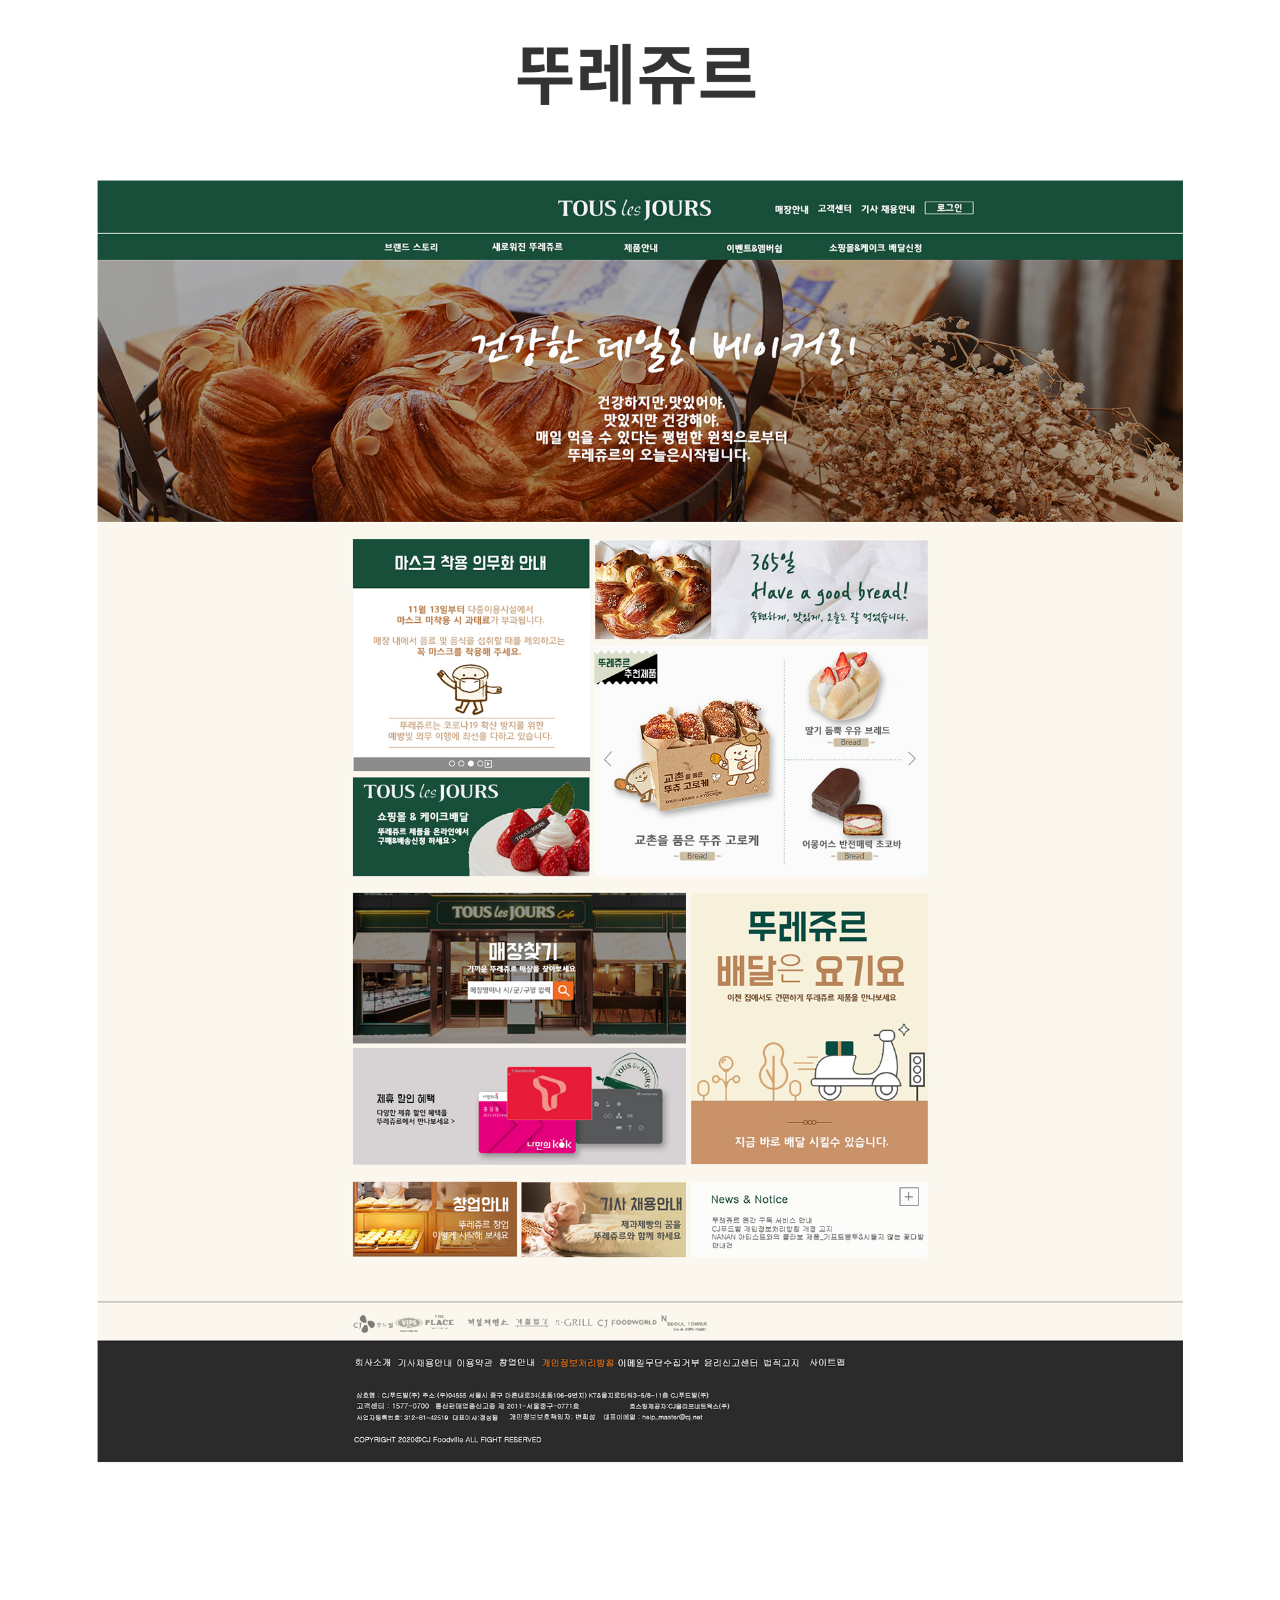
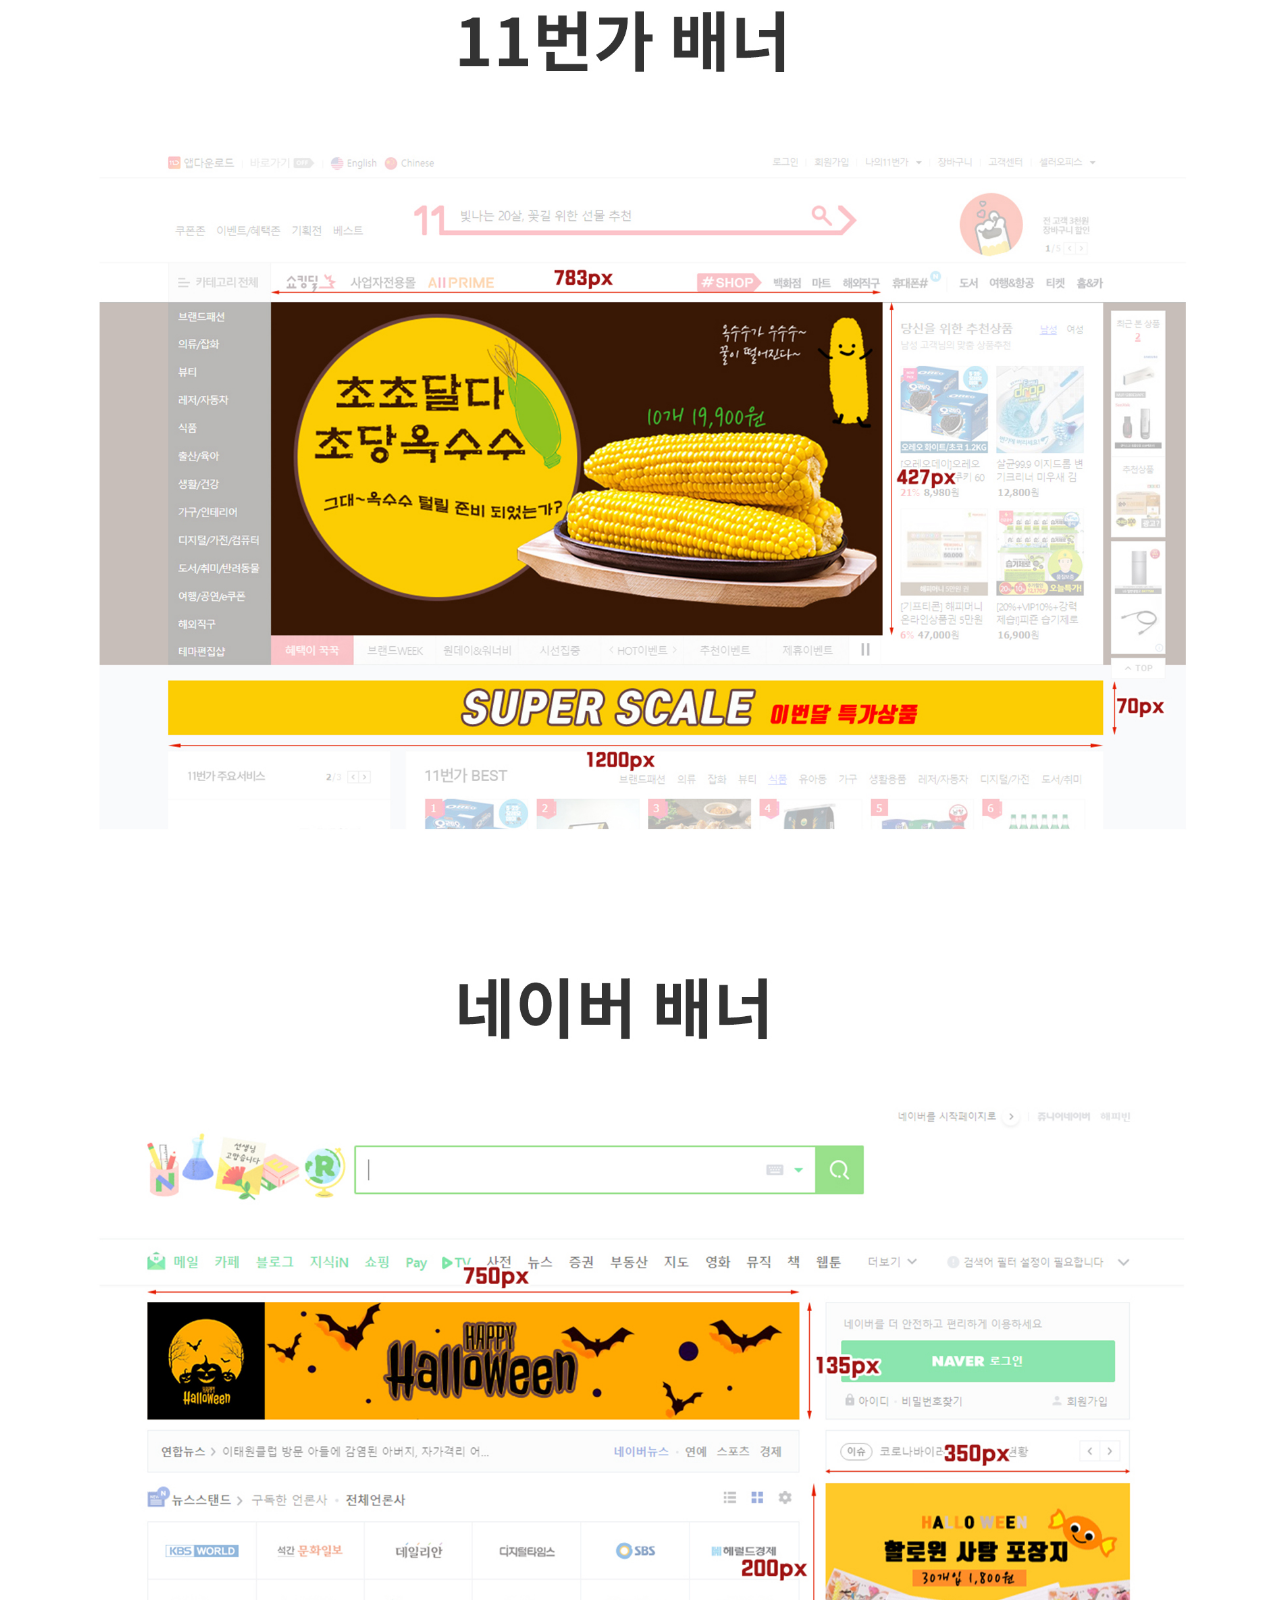
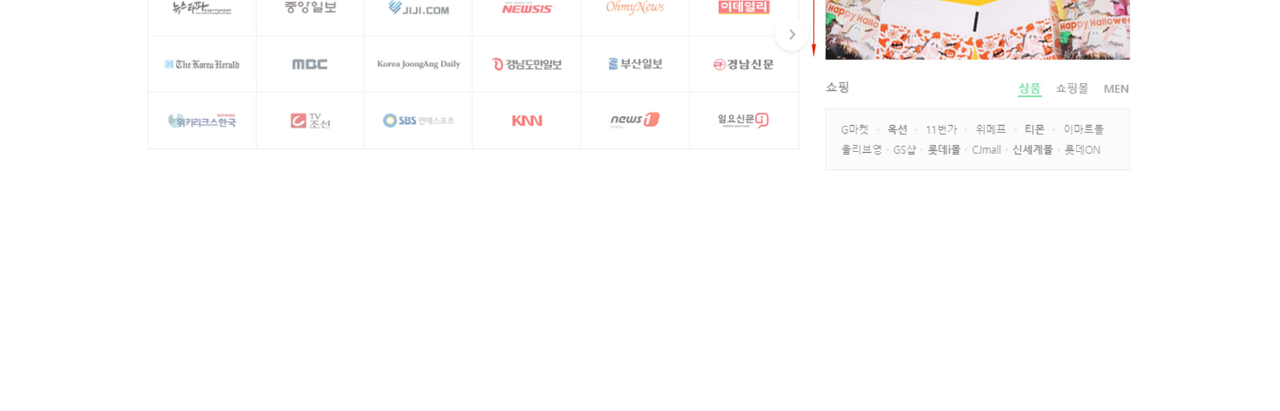
<file: con_tr/index.html>
<!DOCTYPE html>
<html lang="en">
<head>
  <meta charset="UTF-8">
  <meta http-equiv="X-UA-Compatible" content="IE=edge">
  <meta name="viewport" content="width=device-width, initial-scale=1.0">
  <title>Tous Les Jours</title>
  <style>
    img{
      width: 100%;
    }
  </style>
</head>
<body>
  <div id="wrap">
    <img src="img/TousLes.jpg" alt="이미지1">
  </div>
  
</body>
</html>
</file>
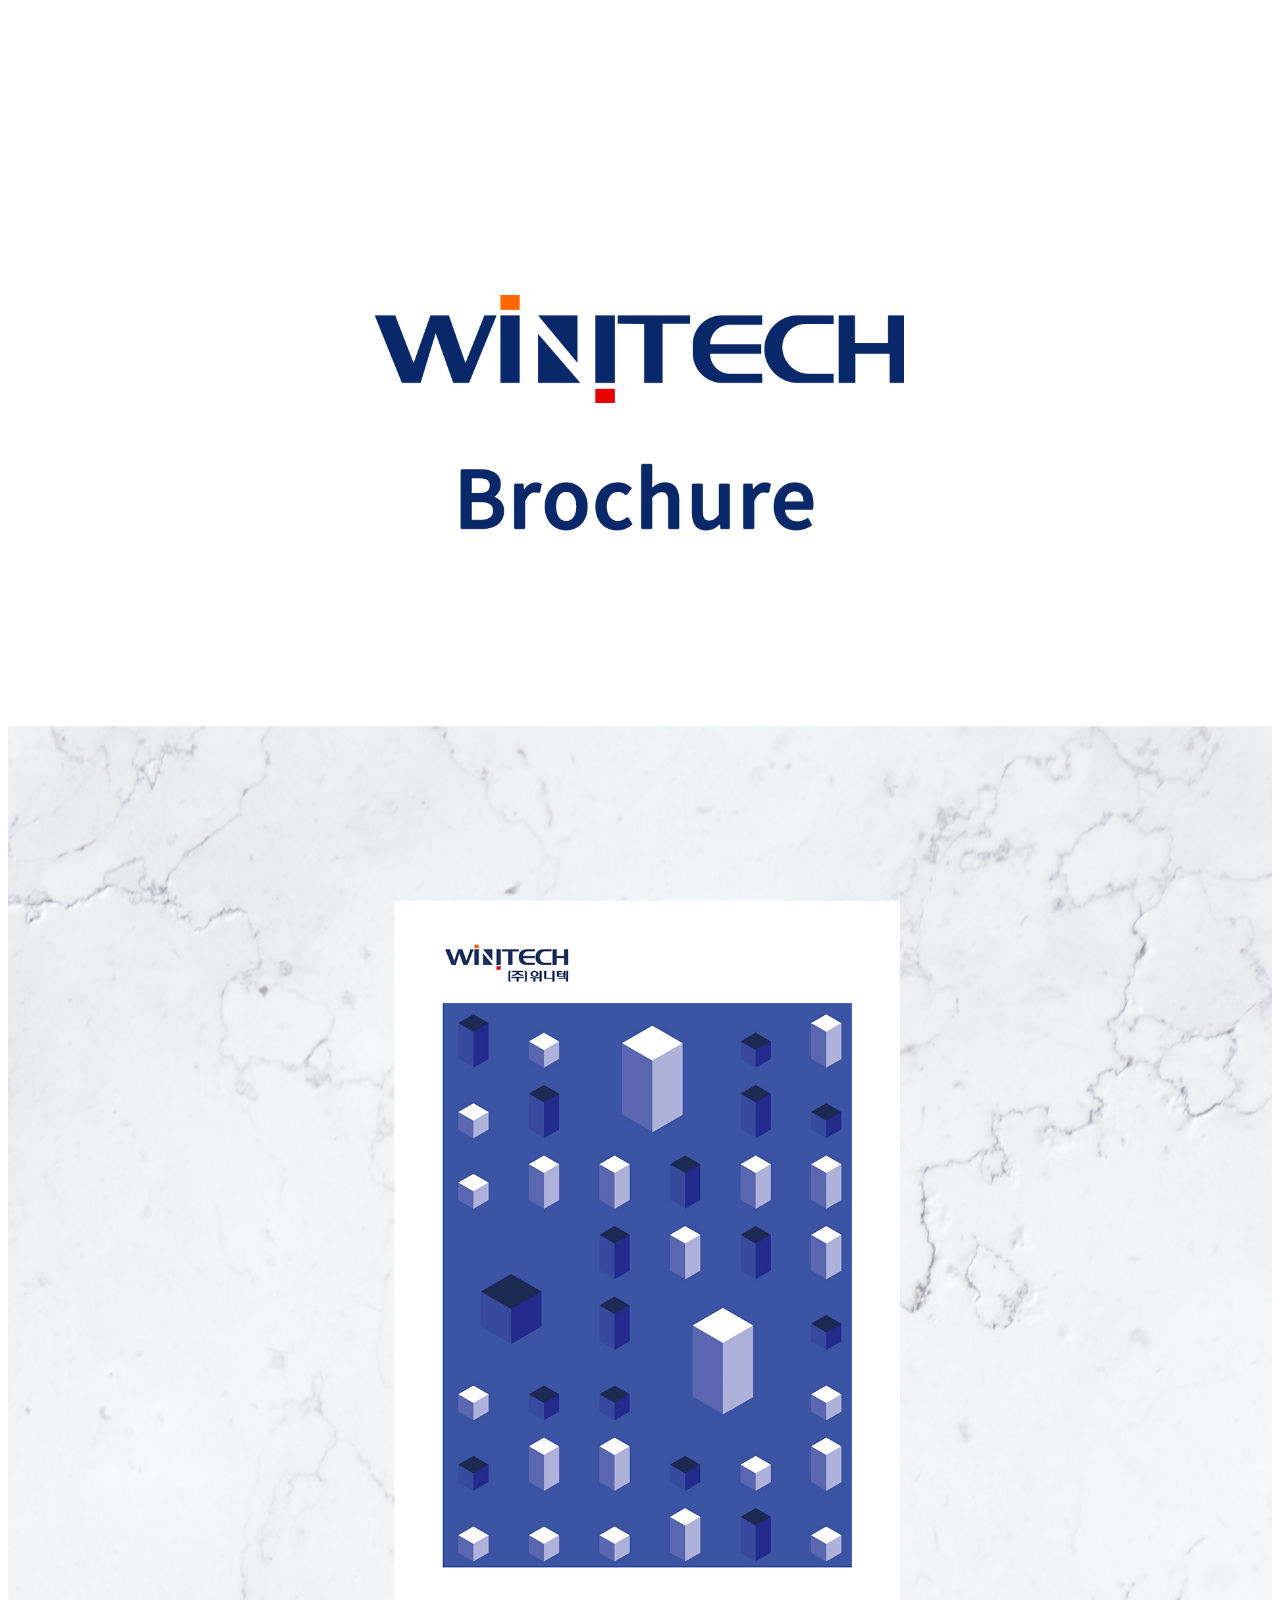
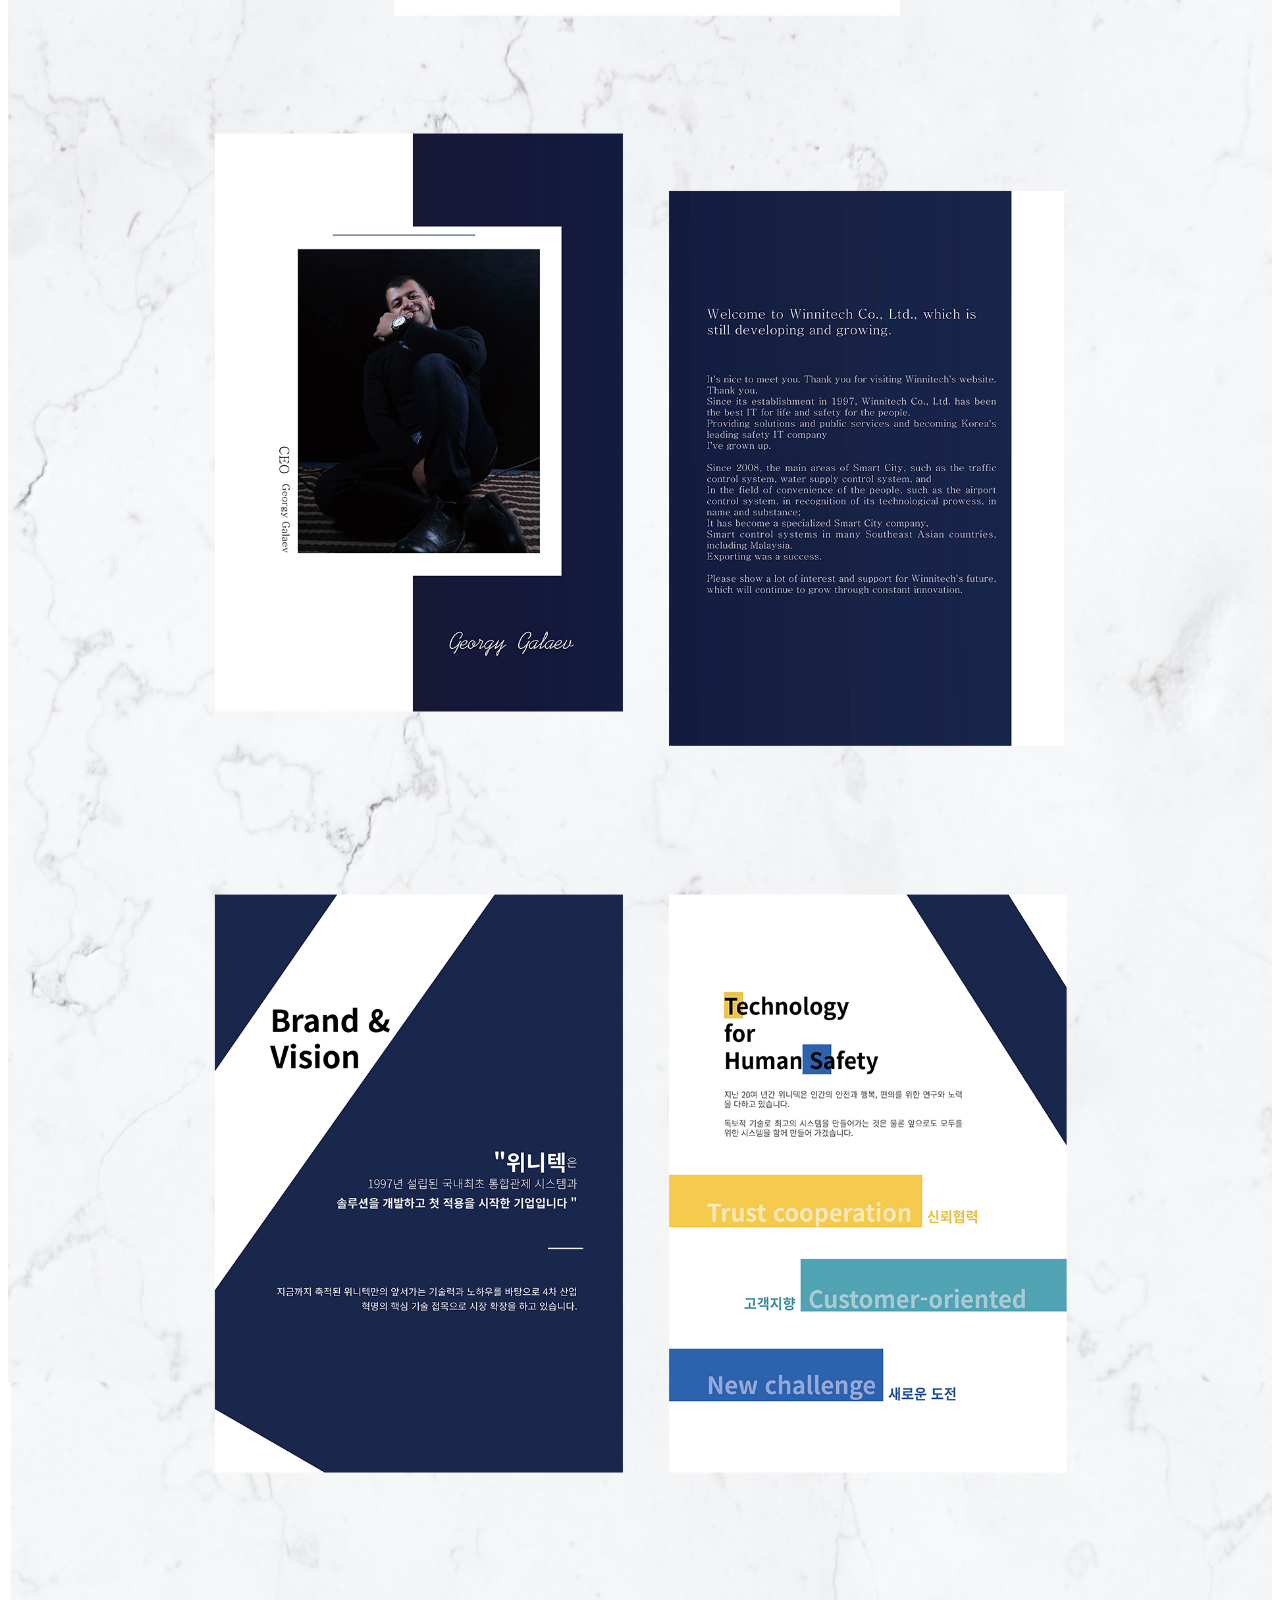
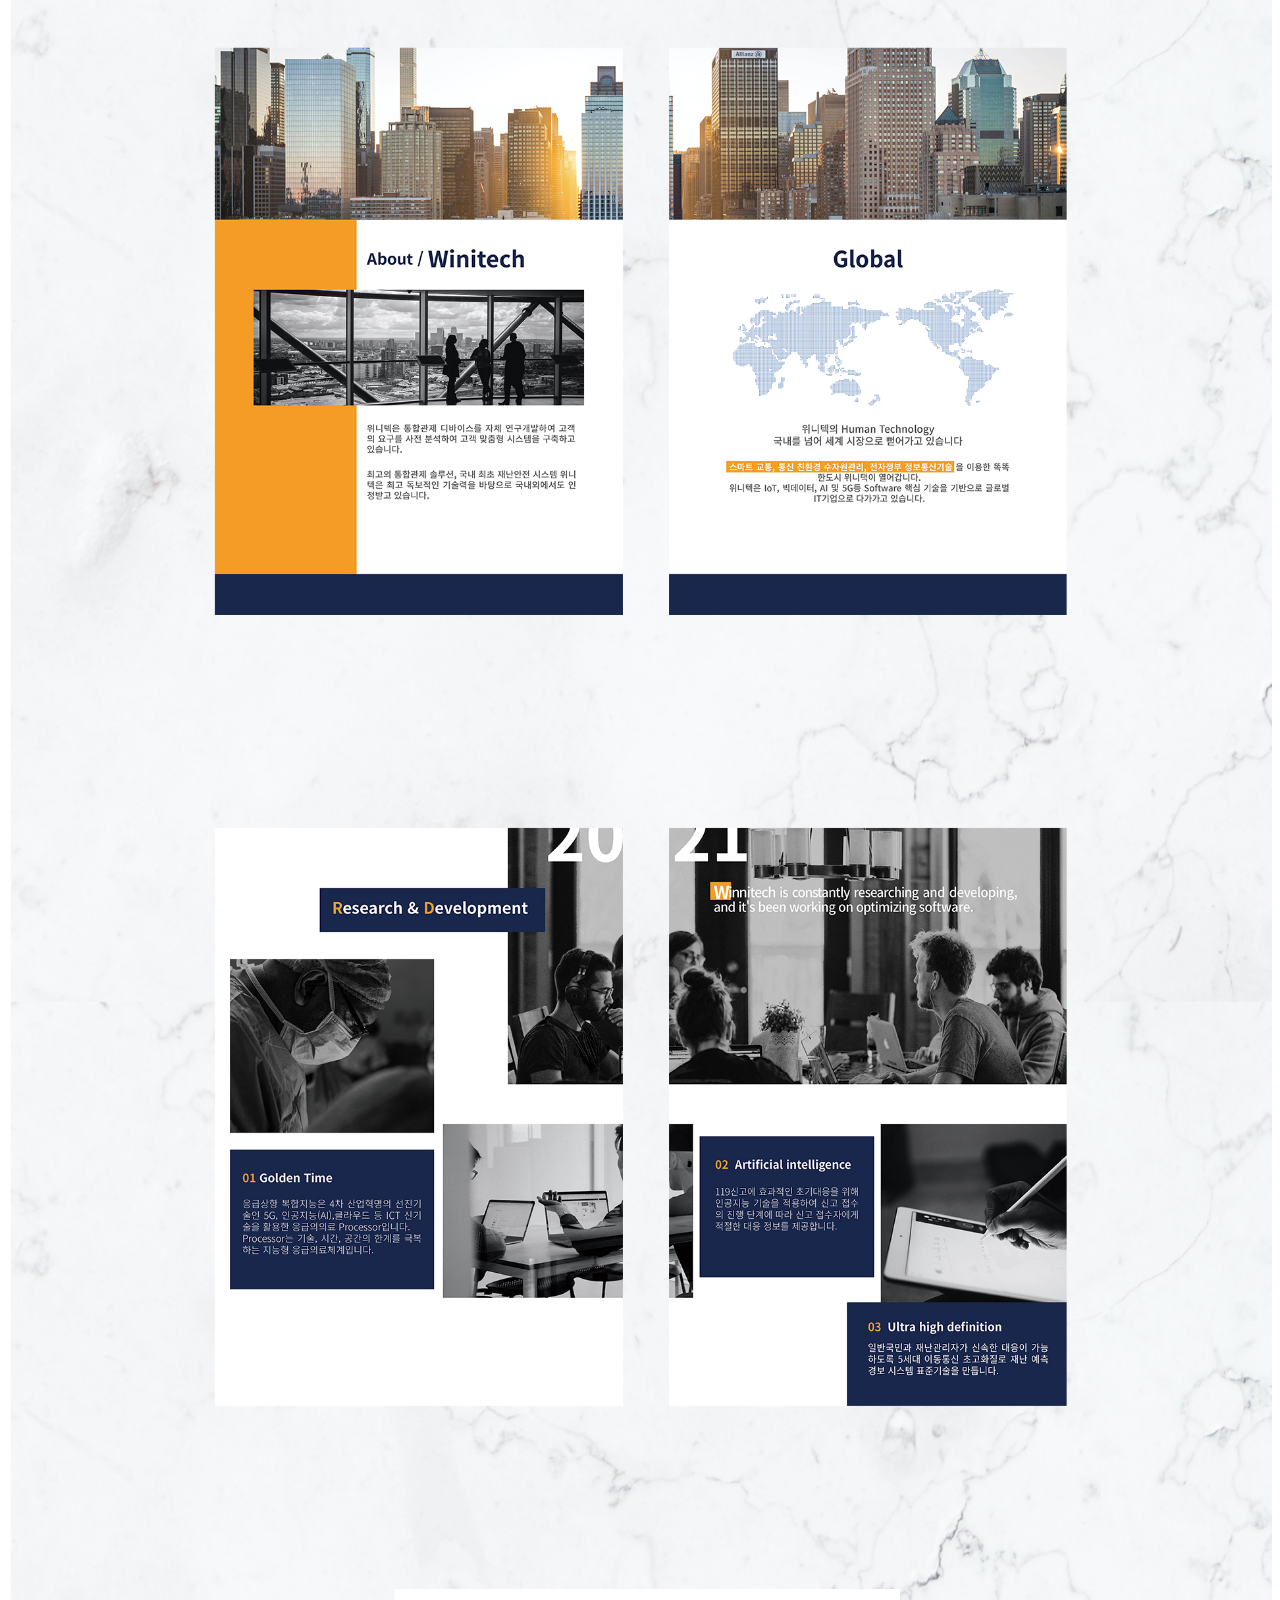
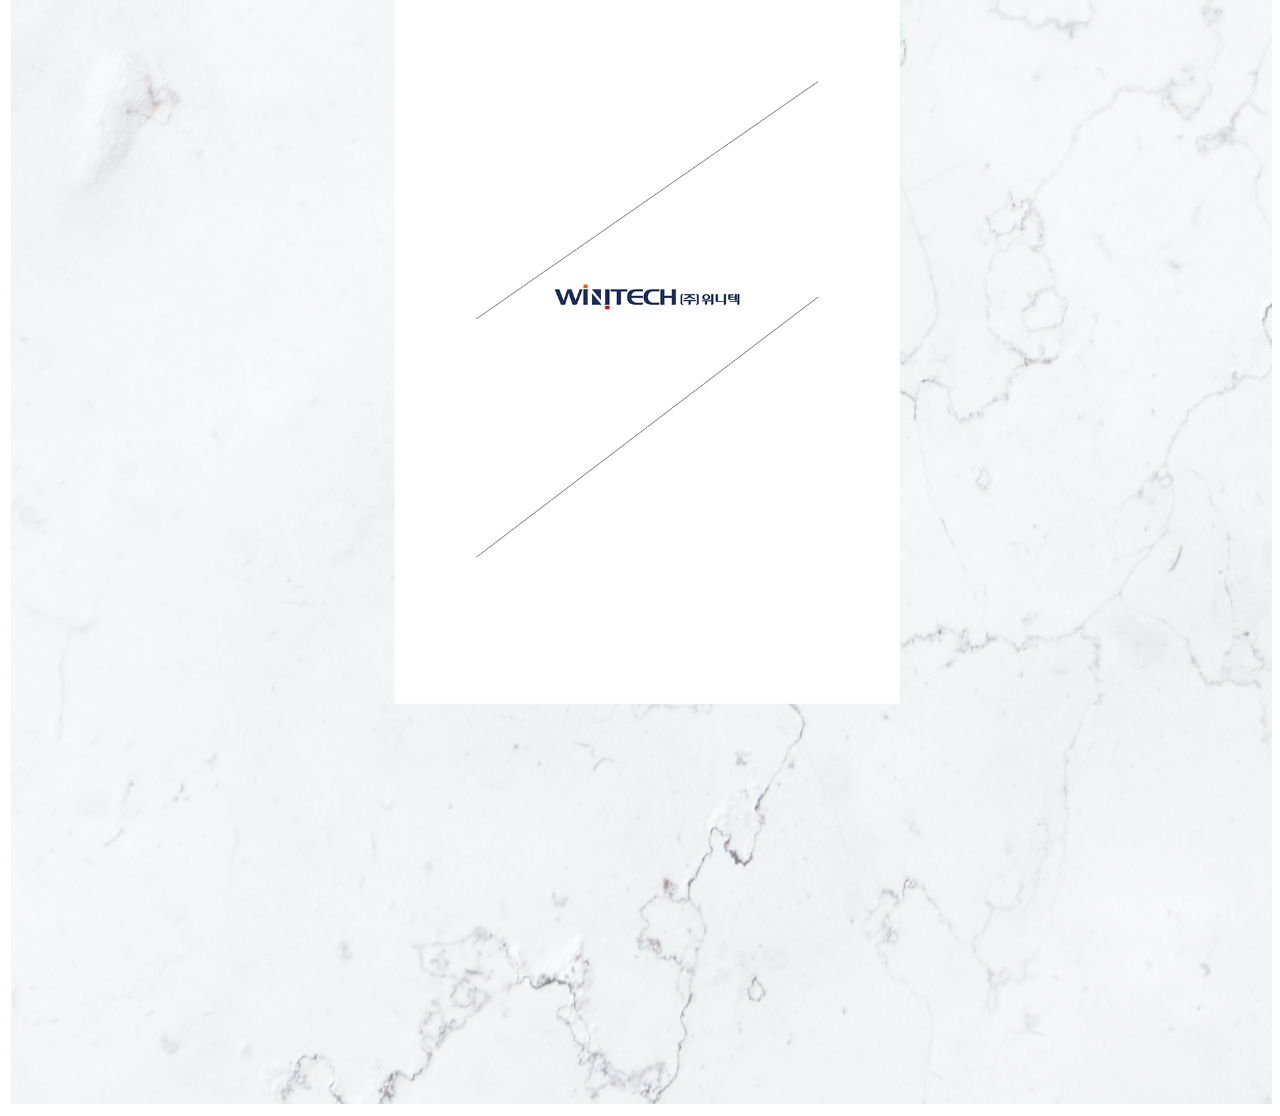
<file: cont_wintech/index.html>
<!DOCTYPE html>
<html lang="en">
<head>
  <meta charset="UTF-8">
  <meta http-equiv="X-UA-Compatible" content="IE=edge">
  <meta name="viewport" content="width=device-width, initial-scale=1.0">
  <title>Wintech</title>
  <style>
     img{
      width: 100%;
    }
  </style>
</head>
<body>
  <div id="wrap">
    <img src="img/brochure.jpg" alt="이미지1">
  </div>
  
</body>
</html>
</file>
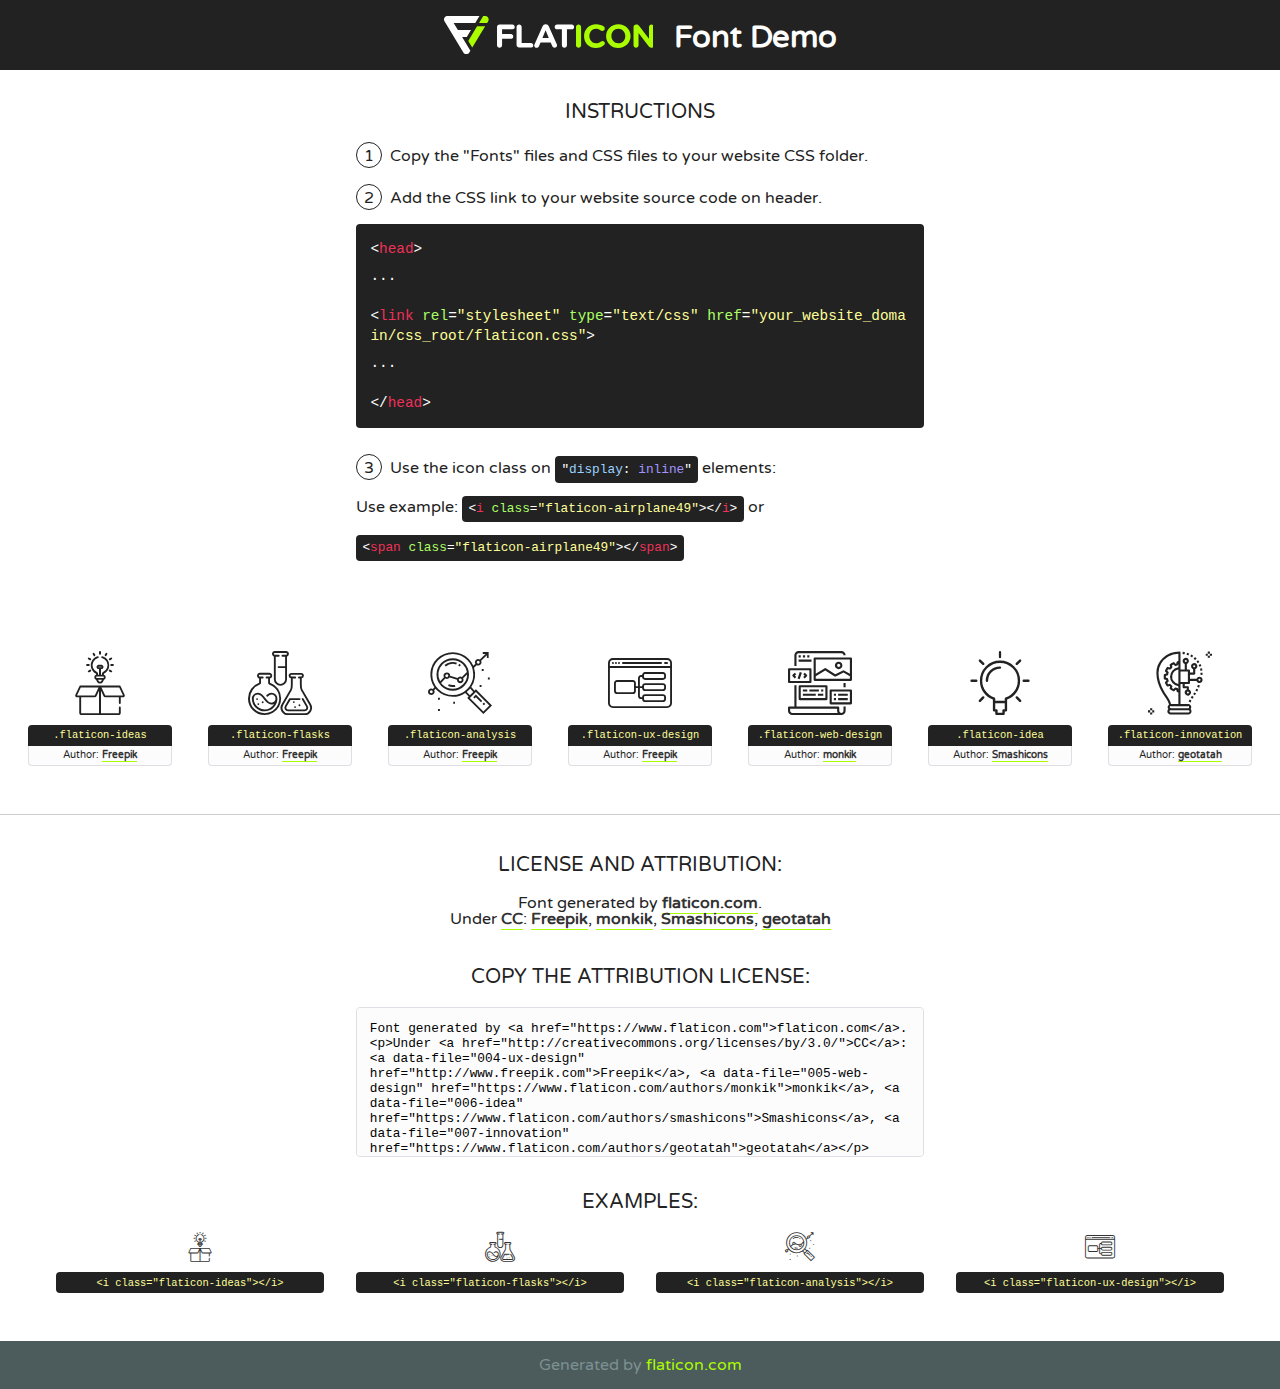
<file: fonts/flaticon/font/flaticon.html>
<!DOCTYPE html>
<!--
  Flaticon icon font: Flaticon
  Creation date: 20/03/2019 02:18
-->
<html>
<!DOCTYPE html>
<html>

<head>
    <title>Flaticon WebFont</title>
    <link href="http://fonts.googleapis.com/css?family=Varela+Round" rel="stylesheet" type="text/css" />
    <link rel="stylesheet" type="text/css" href="flaticon.css">
    <meta charset="UTF-8">
    <style>
    html, body, div, span, applet, object, iframe,
    h1, h2, h3, h4, h5, h6, p, blockquote, pre,
    a, abbr, acronym, address, big, cite, code,
    del, dfn, em, img, ins, kbd, q, s, samp,
    small, strike, strong, sub, sup, tt, var,
    b, u, i, center,
    dl, dt, dd, ol, ul, li,
    fieldset, form, label, legend,
    table, caption, tbody, tfoot, thead, tr, th, td,
    article, aside, canvas, details, embed, 
    figure, figcaption, footer, header, hgroup, 
    menu, nav, output, ruby, section, summary,
    time, mark, audio, video {
        margin: 0;
        padding: 0;
        border: 0;
        font-size: 100%;
        font: inherit;
        vertical-align: baseline;
    }
    /* HTML5 display-role reset for older browsers */
    article, aside, details, figcaption, figure, 
    footer, header, hgroup, menu, nav, section {
        display: block;
    }
    body {
        line-height: 1;
    }
    ol, ul {
        list-style: none;
    }
    blockquote, q {
        quotes: none;
    }
    blockquote:before, blockquote:after,
    q:before, q:after {
        content: '';
        content: none;
    }
    table {
        border-collapse: collapse;
        border-spacing: 0;
    }
    body {
        font-family: 'Varela Round', Helvetica, Arial, sans-serif;
        font-size: 16px;
        color: #222;
    }
    a {
        color: #333;
        border-bottom: 1px solid #a9fd00;
        font-weight: bold;
        text-decoration: none;
    }
    * {
        -moz-box-sizing: border-box;
        -webkit-box-sizing: border-box;
        box-sizing: border-box;
        margin: 0;
        padding: 0;
    }
    [class^="flaticon-"]:before, [class*=" flaticon-"]:before, [class^="flaticon-"]:after, [class*=" flaticon-"]:after {
        font-family: Flaticon;
        font-size: 30px;
        font-style: normal;
        margin-left: 20px;
        color: #333;
    }
    .wrapper {
        max-width: 600px;
        margin: auto;
        padding: 0 1em;
    }
    .title {
        font-size: 1.25em;
        text-align: center;
        margin-bottom: 1em;
        text-transform: uppercase;
    }
    header {
        text-align: center;
        background-color: #222;
        color: #fff;
        padding: 1em;
    }
    header .logo {
        width: 210px;
        height: 38px;
        display: inline-block;
        vertical-align: middle;
        margin-right: 1em;
        border: none;
    }
    header strong {
        font-size: 1.95em;
        font-weight: bold;
        vertical-align: middle;
        margin-top: 5px;
        display: inline-block;
    }
    .demo {
        margin: 2em auto;
        line-height: 1.25em;
    }
    .demo ul li {
        margin-bottom: 1em;
    }
    .demo ul li .num {
        color: #222;
        border-radius: 20px;
        display: inline-block;
        width: 26px;
        padding: 3px;
        height: 26px;
        text-align: center;
        margin-right: 0.5em;
        border: 1px solid #222;
    }
    .demo ul li code {
        background-color: #222;
        border-radius: 4px;
        padding: 0.25em 0.5em;
        display: inline-block;
        color: #fff;
        font-family: Consolas,Monaco,Lucida Console,Liberation Mono,DejaVu Sans Mono,Bitstream Vera Sans Mono,Courier New, monospace;
        font-weight: lighter;
        margin-top: 1em;
        font-size: 0.8em;
        word-break: break-all;
    }
    .demo ul li code.big {
        padding: 1em;
        font-size: 0.9em;
    }
    .demo ul li code .red {
        color: #EF3159;
    }
    .demo ul li code .green {
        color: #ACFF65;
    }
    .demo ul li code .yellow {
        color: #FFFF99;
    }
    .demo ul li code .blue {
        color: #99D3FF;
    }
    .demo ul li code .purple {
        color: #A295FF;
    }
    .demo ul li code .dots {
        margin-top: 0.5em;
        display: block;
    }
    #glyphs {
        border-bottom: 1px solid #ccc;
        padding: 2em 0;
        text-align: center;
    }
    .glyph {
        display: inline-block;
        width: 9em;
        margin: 1em;
        text-align: center;
        vertical-align: top;
        background: #FFF;
    }
    .glyph .glyph-icon {
        padding: 10px;
        display: block;
        font-family:"Flaticon";
        font-size: 64px;
        line-height: 1;
    }
    .glyph .glyph-icon:before {
        font-size: 64px;
        color: #222;
        margin-left: 0;
    }
    .class-name {
        font-size: 0.65em;
        background-color: #222;
        color: #fff;
        border-radius: 4px 4px 0 0;
        padding: 0.5em;
        color: #FFFF99;
        font-family: Consolas,Monaco,Lucida Console,Liberation Mono,DejaVu Sans Mono,Bitstream Vera Sans Mono,Courier New, monospace;
    }
    .author-name {
        font-size: 0.6em;
        background-color: #fcfcfd;
        border: 1px solid #DEDEE4;
        border-top: 0;
        border-radius: 0 0 4px 4px;
        padding: 0.5em;
    }
    .class-name:last-child {
        font-size: 10px;
        color:#888;
    }
    .class-name:last-child a {
        font-size: 10px;
        color:#555;
    }
    .class-name:last-child a:hover {
        color:#a9fd00;
    }
    .glyph > input {
        display: block;
        width: 100px;
        margin: 5px auto;
        text-align: center;
        font-size: 12px;
        cursor: text;
    }
    .glyph > input.icon-input {
        font-family:"Flaticon";
        font-size: 16px;
        margin-bottom: 10px;
    }
    .attribution .title {
        margin-top: 2em;
    }
    .attribution textarea {
        background-color: #fcfcfd;
        padding: 1em;
        border: none;
        box-shadow: none;
        border: 1px solid #DEDEE4;
        border-radius: 4px;
        resize: none;
        width: 100%;
        height: 150px;
        font-size: 0.8em;
        font-family: Consolas,Monaco,Lucida Console,Liberation Mono,DejaVu Sans Mono,Bitstream Vera Sans Mono,Courier New, monospace;
        -webkit-appearance: none;
    }
    .iconsuse {
        margin: 2em auto;
        text-align: center;
        max-width: 1200px;
    }
    .iconsuse:after {
        content: '';
        display: table;
        clear: both;
    }
    .iconsuse .image {
        float: left;
        width: 25%;
        padding: 0 1em;
    }
    .iconsuse .image p {
        margin-bottom: 1em;
    }
    .iconsuse .image span {
        display: block;
        font-size: 0.65em;
        background-color: #222;
        color: #fff;
        border-radius: 4px;
        padding: 0.5em;
        color: #FFFF99;
        margin-top: 1em;
        font-family: Consolas,Monaco,Lucida Console,Liberation Mono,DejaVu Sans Mono,Bitstream Vera Sans Mono,Courier New, monospace;
    }
    #footer {
        text-align: center;
        background-color: #4C5B5C;
        color: #7c9192;
        padding: 1em;
    }
    #footer a {
        border: none;
        color: #a9fd00;
        font-weight: normal;
    }
    @media (max-width: 960px) {
        .iconsuse .image {
            width: 50%;
        }
    }
    @media (max-width: 560px) {
        .iconsuse .image {
            width: 100%;
        }
    }
    </style>
</head>

<body class="characters-off">

    <header>
        <a href="https://www.flaticon.com" target="_blank" class="logo">
            <svg version="1.1" xmlns="http://www.w3.org/2000/svg" xmlns:xlink="http://www.w3.org/1999/xlink" xmlns:a="http://ns.adobe.com/AdobeSVGViewerExtensions/3.0/" viewBox="0 0 560.875 102.036" enable-background="new 0 0 560.875 102.036" xml:space="preserve">
                <defs>
                </defs>
                <g>
                    <g class="letters">
                        <path fill="#ffffff" d="M141.596,29.675c0-3.777,2.985-6.767,6.764-6.767h34.438c3.426,0,6.15,2.728,6.15,6.15
                        c0,3.43-2.724,6.149-6.15,6.149h-27.674v13.091h23.719c3.429,0,6.151,2.724,6.151,6.15c0,3.43-2.723,6.149-6.151,6.149h-23.719
                        v17.574c0,3.773-2.986,6.761-6.764,6.761c-3.779,0-6.764-2.989-6.764-6.761V29.675z"></path>
                        <path fill="#ffffff" d="M193.844,29.149c0-3.781,2.985-6.767,6.764-6.767c3.776,0,6.763,2.985,6.763,6.767v42.957h25.039
                        c3.426,0,6.149,2.726,6.149,6.153c0,3.425-2.723,6.15-6.149,6.15h-31.802c-3.779,0-6.764-2.986-6.764-6.768V29.149z"></path>
                        <path fill="#ffffff" d="M241.891,75.71l21.438-48.407c1.492-3.341,4.215-5.357,7.906-5.357h0.792
                        c3.686,0,6.323,2.017,7.815,5.357l21.439,48.407c0.436,0.967,0.701,1.845,0.701,2.723c0,3.602-2.809,6.501-6.414,6.501
                        c-3.161,0-5.269-1.845-6.499-4.655l-4.132-9.661h-27.059l-4.301,10.102c-1.144,2.631-3.426,4.214-6.237,4.214
                        c-3.517,0-6.24-2.81-6.24-6.325C241.1,77.64,241.451,76.677,241.891,75.71z M279.932,58.666l-8.521-20.297l-8.526,20.297H279.932
                        z"></path>
                        <path fill="#ffffff" d="M314.864,35.387H301.86c-3.429,0-6.239-2.813-6.239-6.238c0-3.429,2.811-6.24,6.239-6.24h39.533
                        c3.426,0,6.237,2.811,6.237,6.24c0,3.425-2.811,6.238-6.237,6.238h-13.001v42.785c0,3.773-2.99,6.761-6.764,6.761
                        c-3.779,0-6.764-2.989-6.764-6.761V35.387z"></path>
                        <path fill="#A9FD00" d="M352.615,29.149c0-3.781,2.985-6.767,6.767-6.767c3.774,0,6.761,2.985,6.761,6.767v49.024
                        c0,3.773-2.987,6.761-6.761,6.761c-3.781,0-6.767-2.989-6.767-6.761V29.149z"></path>
                        <path fill="#A9FD00" d="M374.132,53.836v-0.179c0-17.481,13.178-31.801,32.065-31.801c9.22,0,15.459,2.458,20.557,6.238
                        c1.402,1.054,2.637,2.985,2.637,5.357c0,3.692-2.985,6.59-6.681,6.59c-1.845,0-3.071-0.702-4.044-1.319
                        c-3.776-2.813-7.729-4.393-12.562-4.393c-10.364,0-17.831,8.611-17.831,19.154v0.173c0,10.542,7.291,19.329,17.831,19.329
                        c5.715,0,9.492-1.756,13.359-4.834c1.049-0.874,2.458-1.491,4.039-1.491c3.429,0,6.325,2.813,6.325,6.236
                        c0,2.106-1.056,3.78-2.282,4.834c-5.539,4.834-12.036,7.733-21.878,7.733C387.572,85.464,374.132,71.493,374.132,53.836z"></path>
                        <path fill="#A9FD00" d="M433.009,53.836v-0.179c0-17.481,13.79-31.801,32.766-31.801c18.981,0,32.592,14.143,32.592,31.628v0.173
                        c0,17.483-13.785,31.807-32.769,31.807C446.625,85.464,433.009,71.32,433.009,53.836z M484.224,53.836v-0.179
                        c0-10.539-7.725-19.326-18.626-19.326c-10.893,0-18.449,8.611-18.449,19.154v0.173c0,10.542,7.73,19.329,18.626,19.329
                        C476.676,72.986,484.224,64.378,484.224,53.836z"></path>
                        <path fill="#A9FD00" d="M506.233,29.321c0-3.774,2.99-6.763,6.767-6.763h1.401c3.252,0,5.183,1.583,7.029,3.953l26.093,34.265
                        V29.059c0-3.692,2.99-6.677,6.681-6.677c3.683,0,6.671,2.985,6.671,6.677v48.934c0,3.78-2.987,6.765-6.764,6.765h-0.436
                        c-3.257,0-5.188-1.581-7.034-3.953l-27.056-35.492v32.944c0,3.687-2.985,6.676-6.678,6.676c-3.683,0-6.673-2.989-6.673-6.676
                        V29.321z"></path>
                    </g>
                    <g class="insignia">
                        <path fill="#ffffff" d="M48.372,56.137h12.517l11.156-18.537H37.186L25.688,18.539h57.825L94.668,0H9.271
                        C5.925,0,2.842,1.801,1.198,4.716c-1.644,2.907-1.593,6.482,0.134,9.343l50.38,83.501c1.678,2.781,4.689,4.476,7.938,4.476
                        c3.246,0,6.257-1.695,7.935-4.476l2.898-4.804L48.372,56.137z"></path>
                        <g class="i">
                            <path fill="#A9FD00" d="M93.575,18.539h0.031v0.004l21.652,0.004l2.705-4.488c1.727-2.861,1.778-6.436,0.133-9.343
                            C116.454,1.801,113.371,0,110.026,0h-5.294L93.575,18.539z"></path>
                            <polygon fill="#A9FD00" points="88.291,27.356 64.725,66.486 75.519,84.404 109.942,27.356"></polygon>
                        </g>
                    </g>
                </g>
            </svg>
        </a>
        <strong>Font Demo</strong>
    </header>


    <section class="demo wrapper">

        <p class="title">Instructions</p>

        <ul>
            <li>
                <span class="num">1</span>Copy the "Fonts" files and CSS files to your website CSS folder.
            </li>
            <li>
                <span class="num">2</span>Add the CSS link to your website source code on header.
                <code class="big">
                    &lt;<span class="red">head</span>&gt;
                    <br/><span class="dots">...</span>
                    <br/>&lt;<span class="red">link</span> <span class="green">rel</span>=<span class="yellow">"stylesheet"</span> <span class="green">type</span>=<span class="yellow">"text/css"</span> <span class="green">href</span>=<span class="yellow">"your_website_domain/css_root/flaticon.css"</span>&gt;
                    <br/><span class="dots">...</span>
                    <br/>&lt;/<span class="red">head</span>&gt;
                </code>
            </li>

            <li>
                <p>
                    <span class="num">3</span>Use the icon class on <code>"<span class="blue">display</span>:<span class="purple"> inline</span>"</code> elements:
                    <br />
                    Use example: <code>&lt;<span class="red">i</span> <span class="green">class</span>=<span class="yellow">&quot;flaticon-airplane49&quot;</span>&gt;&lt;/<span class="red">i</span>&gt;</code> or <code>&lt;<span class="red">span</span> <span class="green">class</span>=<span class="yellow">&quot;flaticon-airplane49&quot;</span>&gt;&lt;/<span class="red">span</span>&gt;</code>
            </li>
        </ul>

    </section>




   <section id="glyphs">          
    
      
        <div class="glyph"><div class="glyph-icon flaticon-ideas"></div>
            <div class="class-name">.flaticon-ideas</div>
            <div class="author-name">Author: <a data-file="001-ideas" href="http://www.freepik.com">Freepik</a> </div> 
        </div>        
        
        <div class="glyph"><div class="glyph-icon flaticon-flasks"></div>
            <div class="class-name">.flaticon-flasks</div>
            <div class="author-name">Author: <a data-file="002-flasks" href="http://www.freepik.com">Freepik</a> </div> 
        </div>        
        
        <div class="glyph"><div class="glyph-icon flaticon-analysis"></div>
            <div class="class-name">.flaticon-analysis</div>
            <div class="author-name">Author: <a data-file="003-analysis" href="http://www.freepik.com">Freepik</a> </div> 
        </div>        
        
        <div class="glyph"><div class="glyph-icon flaticon-ux-design"></div>
            <div class="class-name">.flaticon-ux-design</div>
            <div class="author-name">Author: <a data-file="004-ux-design" href="http://www.freepik.com">Freepik</a> </div> 
        </div>        
        
        <div class="glyph"><div class="glyph-icon flaticon-web-design"></div>
            <div class="class-name">.flaticon-web-design</div>
            <div class="author-name">Author: <a data-file="005-web-design" href="https://www.flaticon.com/authors/monkik">monkik</a> </div> 
        </div>        
        
        <div class="glyph"><div class="glyph-icon flaticon-idea"></div>
            <div class="class-name">.flaticon-idea</div>
            <div class="author-name">Author: <a data-file="006-idea" href="https://www.flaticon.com/authors/smashicons">Smashicons</a> </div> 
        </div>        
        
        <div class="glyph"><div class="glyph-icon flaticon-innovation"></div>
            <div class="class-name">.flaticon-innovation</div>
            <div class="author-name">Author: <a data-file="007-innovation" href="https://www.flaticon.com/authors/geotatah">geotatah</a> </div> 
        </div>        
        

    </section>



    <section class="attribution wrapper"   style="text-align:center;">

      <div class="title">License and attribution:</div><div class="attrDiv">Font generated by <a href="https://www.flaticon.com">flaticon.com</a>. <div><p>Under <a href="http://creativecommons.org/licenses/by/3.0/">CC</a>: <a data-file="004-ux-design" href="http://www.freepik.com">Freepik</a>, <a data-file="005-web-design" href="https://www.flaticon.com/authors/monkik">monkik</a>, <a data-file="006-idea" href="https://www.flaticon.com/authors/smashicons">Smashicons</a>, <a data-file="007-innovation" href="https://www.flaticon.com/authors/geotatah">geotatah</a></p>  </div>
      </div>
      <div class="title">Copy the Attribution License:</div>

    <textarea onclick="this.focus();this.select();">Font generated by &lt;a href=&quot;https://www.flaticon.com&quot;&gt;flaticon.com&lt;/a&gt;. <p>Under <a href="http://creativecommons.org/licenses/by/3.0/">CC</a>: <a data-file="004-ux-design" href="http://www.freepik.com">Freepik</a>, <a data-file="005-web-design" href="https://www.flaticon.com/authors/monkik">monkik</a>, <a data-file="006-idea" href="https://www.flaticon.com/authors/smashicons">Smashicons</a>, <a data-file="007-innovation" href="https://www.flaticon.com/authors/geotatah">geotatah</a></p>  
     </textarea>

    </section>

    <section class="iconsuse">

          <div class="title">Examples:</div>            
             
            <div class="image">
                <p>
                    <i class="glyph-icon flaticon-ideas"></i> 
                    <span>&lt;i class=&quot;flaticon-ideas&quot;&gt;&lt;/i&gt;</span>
                </p>
            </div>
            
            <div class="image">
                <p>
                    <i class="glyph-icon flaticon-flasks"></i> 
                    <span>&lt;i class=&quot;flaticon-flasks&quot;&gt;&lt;/i&gt;</span>
                </p>
            </div>
            
            <div class="image">
                <p>
                    <i class="glyph-icon flaticon-analysis"></i> 
                    <span>&lt;i class=&quot;flaticon-analysis&quot;&gt;&lt;/i&gt;</span>
                </p>
            </div>
            
            <div class="image">
                <p>
                    <i class="glyph-icon flaticon-ux-design"></i> 
                    <span>&lt;i class=&quot;flaticon-ux-design&quot;&gt;&lt;/i&gt;</span>
                </p>
            </div>
                       
        </div>
                            
    </section>

<div id="footer">
    <div>Generated by <a href="https://www.flaticon.com">flaticon.com</a>
    </div>
</div>



</body>
</html>
</file>
<file: fonts/flaticon/font/flaticon.css>
/*
  	Flaticon icon font: Flaticon
  	Creation date: 20/03/2019 02:18
  	*/

@font-face {
  font-family: "Flaticon";
  src: url("./Flaticon.eot");
  src: url("./Flaticon.eot?#iefix") format("embedded-opentype"),
       url("./Flaticon.woff2") format("woff2"),
       url("./Flaticon.woff") format("woff"),
       url("./Flaticon.ttf") format("truetype"),
       url("./Flaticon.svg#Flaticon") format("svg");
  font-weight: normal;
  font-style: normal;
}

@media screen and (-webkit-min-device-pixel-ratio:0) {
  @font-face {
    font-family: "Flaticon";
    src: url("./Flaticon.svg#Flaticon") format("svg");
  }
}

[class^="flaticon-"]:before, [class*=" flaticon-"]:before,
[class^="flaticon-"]:after, [class*=" flaticon-"]:after {   
  font-family: Flaticon;
        font-size: 20px;
font-style: normal;
margin-left: 20px;
}

.flaticon-ideas:before { content: "\f100"; }
.flaticon-flasks:before { content: "\f101"; }
.flaticon-analysis:before { content: "\f102"; }
.flaticon-ux-design:before { content: "\f103"; }
.flaticon-web-design:before { content: "\f104"; }
.flaticon-idea:before { content: "\f105"; }
.flaticon-innovation:before { content: "\f106"; }
</file>
